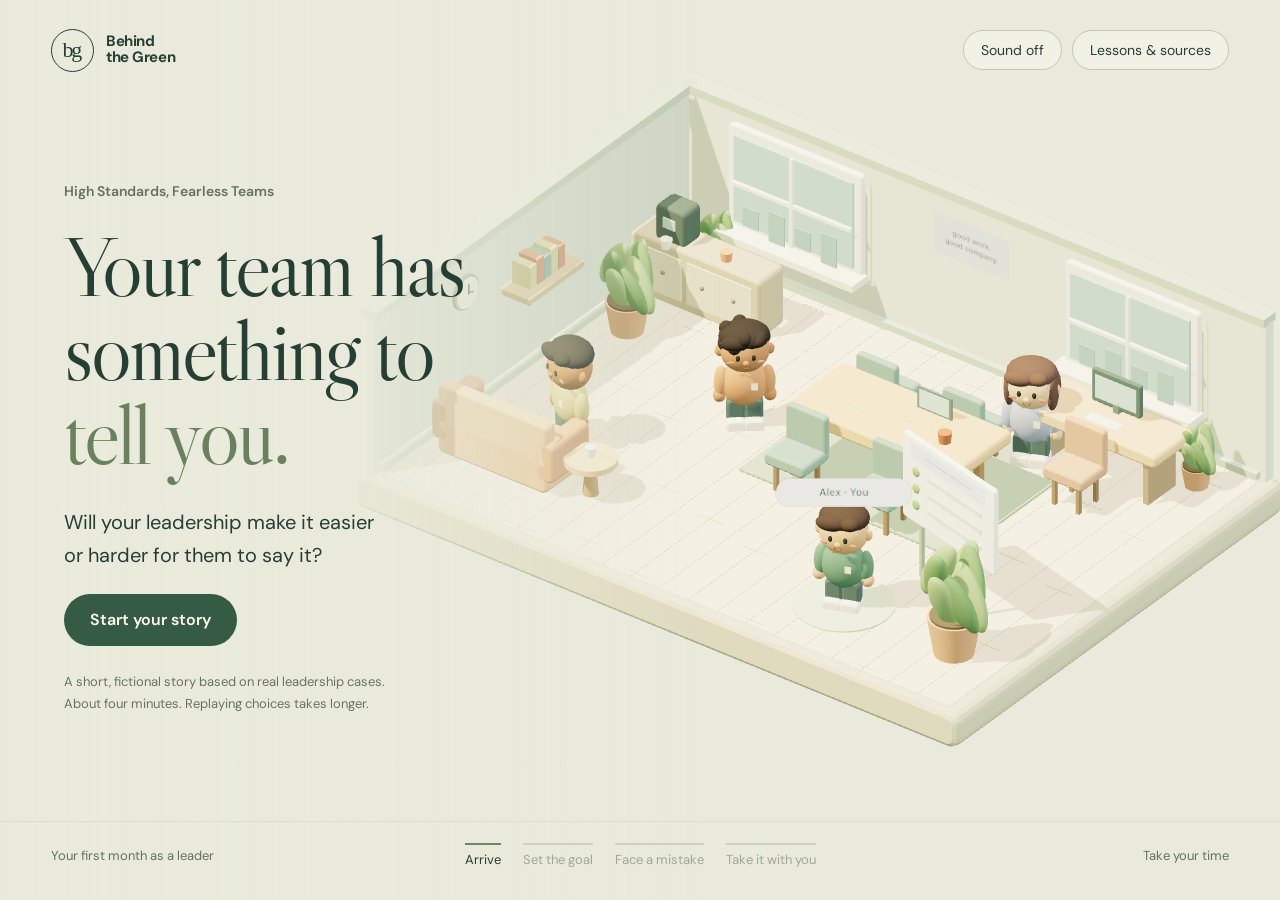
<file: index.html>
<!doctype html>
<html lang="en">
<head>
<meta charset="utf-8"><meta name="viewport" content="width=device-width,initial-scale=1,viewport-fit=cover"><meta name="theme-color" content="#edf0df">
<meta name="description" content="You are Alex, a new team leader. Make two decisions, watch what happens, and try again. An interactive story about high standards and fearless teams.">
<title>Behind the Green · Your First Month as a Leader</title><link rel="stylesheet" href="./style.css">
</head>
<body data-mode="office">
<a class="skip" href="#story">Skip to the story</a>
<div id="world" role="img" aria-label="Your character and colleagues in a small, animated office."></div><div class="world-shade" aria-hidden="true"></div>
<header class="topbar"><a class="brand" href="./" aria-label="Behind the Green home"><span class="brand-symbol">bg</span><span>Behind<br>the Green</span></a><div class="identity" id="identity"></div><div class="utilities"><button id="sound" aria-pressed="false">Sound off</button><button id="notebook">Lessons & sources</button></div></header>
<div class="chapter-location" id="location"></div>
<main id="story" tabindex="-1" aria-live="polite"></main>
<footer class="bottom-bar"><span id="chapter-status">Your first month as a leader</span><nav aria-label="Story progress" id="progress"></nav><span class="pacing">Take your time</span></footer>
<dialog id="notebook-dialog" aria-labelledby="notebook-title"><div class="dialog-top"><h2 id="notebook-title">What to take back to your team</h2><button id="close-notebook" aria-label="Close lessons and sources">×</button></div><div role="tablist" aria-label="Notebook sections" class="notebook-tabs"><button role="tab" id="lessons-tab" aria-controls="notebook-content" aria-selected="true">The two lessons</button><button role="tab" id="sources-tab" aria-controls="notebook-content" aria-selected="false">Cases & sources</button></div><div id="notebook-content" role="tabpanel" aria-labelledby="lessons-tab"></div></dialog>
<noscript><div class="noscript">This story uses JavaScript. You can still <a href="./research.html">read the lessons and sources</a>.</div></noscript>
<script type="module" src="./game.js"></script>
</body></html>
</file>
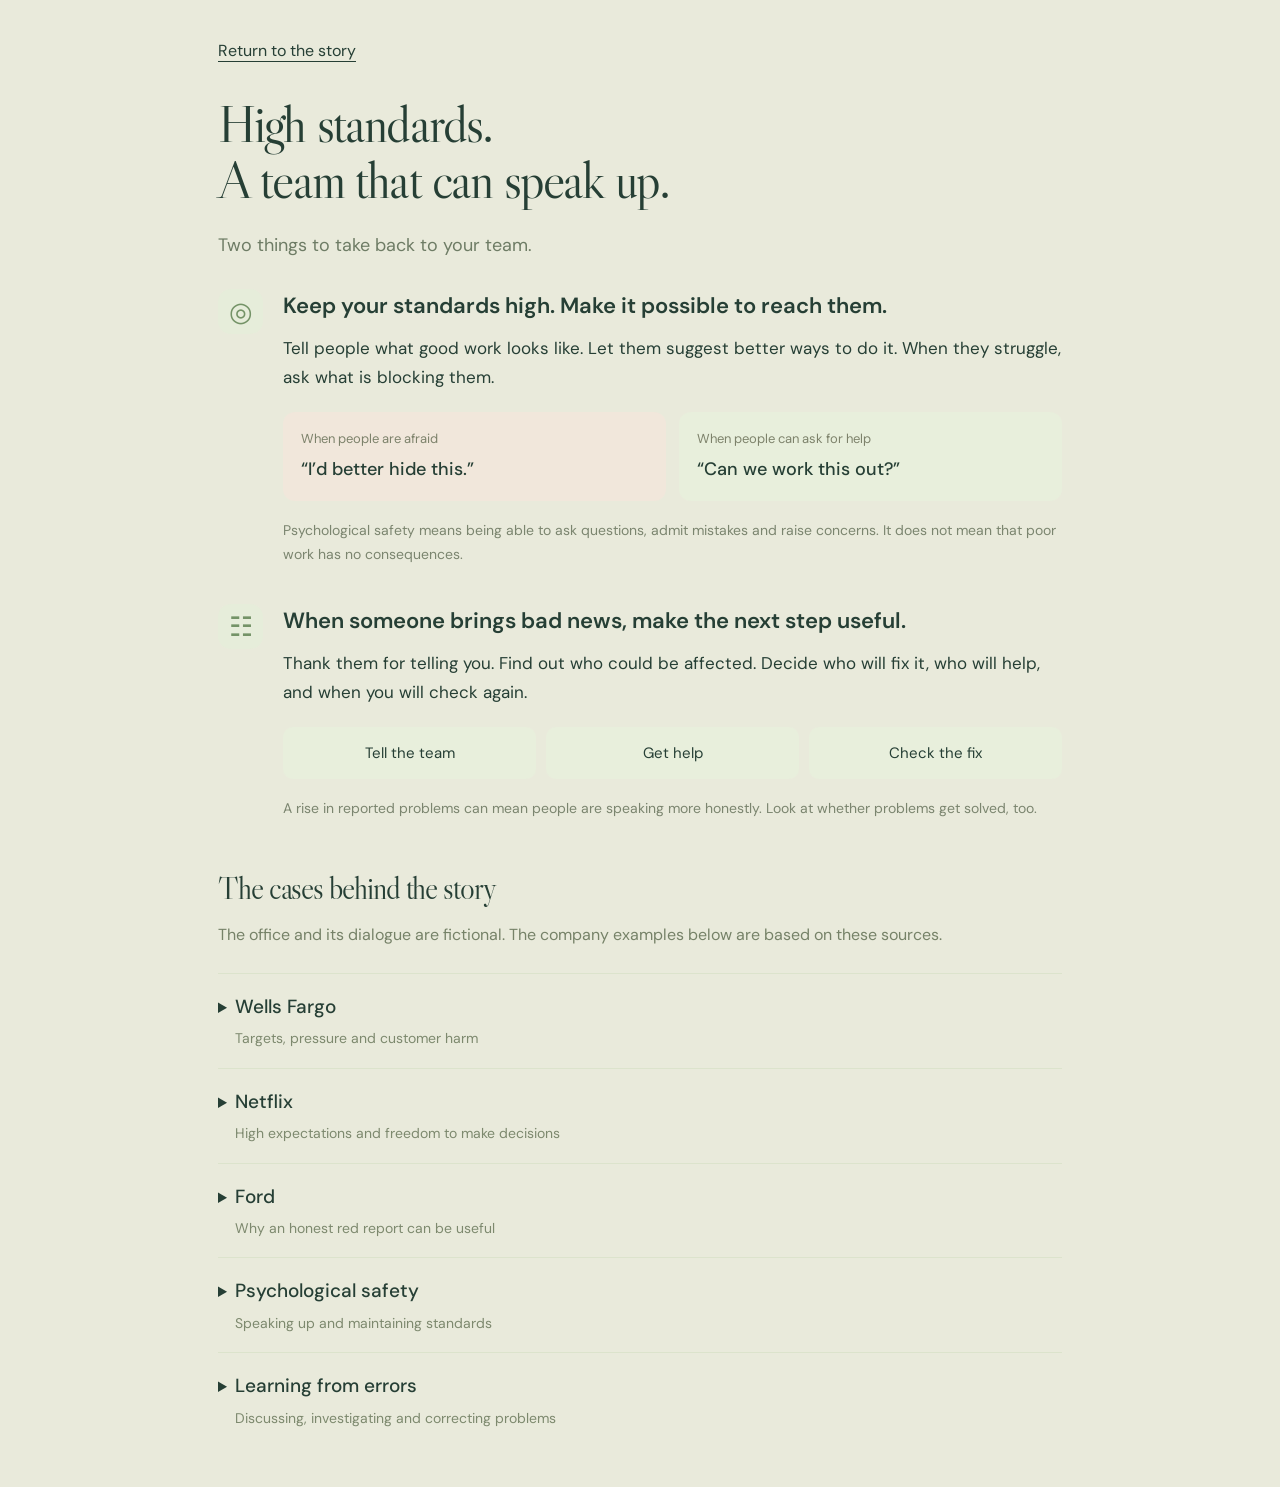
<file: research.html>
<!doctype html><html lang="en"><head><meta charset="utf-8"><meta name="viewport" content="width=device-width,initial-scale=1"><title>Lessons and sources · Behind the Green</title><link rel="stylesheet" href="./style.css"></head><body><main class="reading-page"><a href="./">Return to the story</a><h1>High standards.<br>A team that can speak up.</h1><p>Two things to take back to your team.</p><div class="reading-content"><section class="note-lesson"><div class="note-icon">◎</div><div><h3>Keep your standards high. Make it possible to reach them.</h3><p>Tell people what good work looks like. Let them suggest better ways to do it. When they struggle, ask what is blocking them.</p><div class="mini-compare"><div><span>When people are afraid</span><strong>“I’d better hide this.”</strong></div><div><span>When people can ask for help</span><strong>“Can we work this out?”</strong></div></div><p class="note-caption">Psychological safety means being able to ask questions, admit mistakes and raise concerns. It does not mean that poor work has no consequences.</p></div></section><section class="note-lesson"><div class="note-icon">☷</div><div><h3>When someone brings bad news, make the next step useful.</h3><p>Thank them for telling you. Find out who could be affected. Decide who will fix it, who will help, and when you will check again.</p><div class="action-strip"><span>Tell the team</span><span>Get help</span><span>Check the fix</span></div><p class="note-caption">A rise in reported problems can mean people are speaking more honestly. Look at whether problems get solved, too.</p></div></section><h2>The cases behind the story</h2><p class="source-intro">The office and its dialogue are fictional. The company examples below are based on these sources.</p>
<details><summary><span>Wells Fargo</span><small>Targets, pressure and customer harm</small></summary><p>The independent directors’ investigation identified sales culture, performance management, weak oversight and leadership failures. The story’s leaderboard and characters are invented; they are not records from the bank.</p><a href="https://www.sec.gov/Archives/edgar/data/72971/000119312517118654/d375947ddefa14a.htm" target="_blank" rel="noopener">Independent Directors, Sales Practices Investigation Report (2017)</a><p>The U.S. Department of Justice later described millions of accounts or products provided under false pretences or without consent. Its $3 billion resolution was announced in 2020.</p><a href="https://www.justice.gov/archives/opa/pr/wells-fargo-agrees-pay-3-billion-resolve-criminal-and-civil-investigations-sales-practices" target="_blank" rel="noopener">U.S. Department of Justice (2020)</a></details>
<details><summary><span>Netflix</span><small>High expectations and freedom to make decisions</small></summary><p>The culture memo describes giving employees context and discretion, while still expecting strong performance. It says managers should evaluate someone’s whole record rather than one failed bet. It also describes the keeper test, which can raise concerns about job security.</p><a href="https://jobs.netflix.com/culture" target="_blank" rel="noopener">Netflix Culture Memo</a></details>
<details><summary><span>Ford</span><small>Why an honest red report can be useful</small></summary><p>Elizabeth Haas Edersheim recounts how Alan Mulally responded when Mark Fields disclosed a Ford Edge launch problem. The story reports more red indicators at the following meeting. It does not establish that one response caused Ford’s wider turnaround.</p><a href="https://www.brookings.edu/articles/alan-mulally-ford-and-the-6cs/" target="_blank" rel="noopener">Edersheim (2016), “Alan Mulally, Ford, and the 6Cs,” Brookings</a></details>
<details><summary><span>Psychological safety</span><small>Speaking up and maintaining standards</small></summary><p>Amy Edmondson explains that accountability and psychological safety are separate dimensions. A team can be expected to do excellent work and still feel able to discuss mistakes or uncertainty.</p><a href="https://www.hbs.edu/recruiting/guides-and-stories/leading-in-tough-times" target="_blank" rel="noopener">Amy Edmondson interview, Harvard Business School</a></details>
<details><summary><span>Learning from errors</span><small>Discussing, investigating and correcting problems</small></summary><p>Van Dyck and colleagues found positive relationships between error management culture and firm performance across two studies. Their concept includes talking about errors and detecting, analysing and correcting them quickly. These findings do not show that every kind of mistake should have the same consequences.</p><a href="https://doi.org/10.1037/0021-9010.90.6.1228" target="_blank" rel="noopener">van Dyck, Frese, Baer & Sonnentag (2005), Journal of Applied Psychology, 90(6), 1228–1240</a></details></div></main></body></html>
</file>
<file: style.css>
@import url('https://fonts.googleapis.com/css2?family=DM+Sans:wght@400;500;600;700&family=Libre+Caslon+Display&display=swap');
:root{--ink:#263f35;--muted:#637366;--paper:#f8f6ed;--green:#365b45;--line:#d9dfcc;--orange:#bd764c;font-family:'DM Sans',Arial,sans-serif;color:var(--ink);background:#e9eadb;font-synthesis:none}*{box-sizing:border-box}body{margin:0;min-height:100svh;transition:background .5s,color .5s}button,input{font:inherit}button,a{-webkit-tap-highlight-color:transparent}button{cursor:pointer}button:focus-visible,a:focus-visible,input:focus-visible,summary:focus-visible{outline:3px solid #bf784c;outline-offset:5px}button:disabled{cursor:default}h1,h2,p{margin-top:0}h1,h2{font-family:'Libre Caslon Display',Georgia,serif;font-weight:400;letter-spacing:-.035em}h1{font-size:clamp(38px,4.1vw,65px);line-height:1.06;margin-bottom:24px}h2{font-size:38px;line-height:1.12;margin-bottom:16px}p{font-size:18px;line-height:1.65;margin-bottom:22px}a{color:inherit;text-underline-offset:5px}button{color:inherit}button svg{pointer-events:none}svg{display:block}#world{position:fixed;inset:0 0 0 28%;z-index:0;transition:opacity .45s;pointer-events:none}#world canvas{display:block;width:100%;height:100%}.world-shade{position:fixed;inset:0;pointer-events:none;background:linear-gradient(90deg,#e9eadb 0%,#e9eadbe0 26%,transparent 55%);z-index:1}.topbar{position:relative;z-index:4;display:flex;align-items:center;gap:30px;height:100px;padding:22px 4vw}.brand{display:flex;align-items:center;gap:12px;text-decoration:none;font-size:15px;line-height:1.05;font-weight:700;letter-spacing:-.03em}.brand-symbol{font-family:Georgia,serif;border:1.5px solid currentColor;border-radius:50%;width:43px;height:43px;display:grid;place-items:center;font-size:22px;font-weight:400;letter-spacing:-.1em;padding-right:3px}.identity{display:flex;gap:9px;align-items:center}.identity-avatar{width:36px}.identity strong{font-size:14px;font-weight:600}.identity small{font-size:12px;display:block;opacity:.7;margin-top:3px}.utilities{margin-left:auto;display:flex;gap:10px}.utilities button{border:1px solid #bcc9af;background:#f9faef80;border-radius:30px;padding:10px 17px;font-size:14px}.utilities button:hover{background:#fffdf4}.chapter-location{position:relative;z-index:3;margin:0 5vw;font-size:14px;color:var(--muted);min-height:25px;padding-top:7px}main{position:relative;z-index:2;outline:none;min-height:calc(100svh - 204px);padding:24px 5vw 36px}main>section{animation:arrive .5s ease both}.opening{padding-top:32px;width:550px;max-width:100%}.opening h1{font-size:clamp(60px,6.7vw,102px);line-height:.98;margin:22px 0 30px}.opening h1 em{color:#69815c;font-weight:400}.opening p{font-size:20px}.eyebrow{display:block;font-size:14px;line-height:1.5;font-weight:600;margin-bottom:18px;color:#65735e}.primary,.secondary{min-height:50px;border-radius:30px;padding:14px 25px;font-size:16px;line-height:1.35;font-weight:600;border:1px solid transparent;transition:transform .15s,background .15s}.primary{background:var(--green);color:#fffced}.primary:hover{background:#254831;transform:translateY(-2px)}.secondary{background:transparent;border-color:#b7c3af;color:var(--ink)}.secondary:hover{background:#e4e9d9}.intro-meta{font-size:13px!important;line-height:1.7!important;color:#697461;margin:25px 0 0!important}.bottom-bar{position:relative;z-index:3;display:flex;align-items:center;gap:24px;min-height:68px;padding:18px 4vw;font-size:13px;color:#667160;border-top:1px solid #cdd5bc80}.bottom-bar>span{flex:1}.bottom-bar .pacing{text-align:right}#progress{display:flex;gap:22px}#progress span{opacity:.55;position:relative;padding-top:8px}#progress span.current{opacity:1;color:var(--ink)}#progress span:before{content:'';position:absolute;height:2px;background:#b3c0a7;top:0;left:0;right:0}#progress span.current:before{background:#718663}.setup-card,.intro-card,.dialogue-card,.decision-card,.ending-card{width:570px;max-width:100%;background:#fffdf3f5;padding:34px;border-radius:24px;border:1px solid #ffffffe6;box-shadow:0 16px 50px #596c4812}.setup-card h1{margin-bottom:20px}.avatar-options{display:flex;gap:10px}.avatar-option{flex:1;background:#f0f1e5;border:2px solid transparent;border-radius:17px;padding:10px;font-size:14px}.avatar-option svg{width:74px;margin:0 auto 8px}.avatar-option.selected{background:#e6edd9;border-color:#708c63}.customise{display:flex;gap:20px;align-items:end;margin:25px 0}.customise label{font-size:14px;flex:1}.customise input{display:block;width:100%;margin-top:8px;border:1px solid #b9c7ad;border-radius:9px;padding:11px;background:#fffef7;font-size:17px;color:var(--ink)}.customise fieldset{margin:0;padding:0;border:0;white-space:nowrap}.customise legend{font-size:14px;margin-bottom:14px}.swatch{width:30px;height:30px;border:3px solid white;box-shadow:0 0 0 1px #d5dcc9;border-radius:50%;background:var(--swatch);margin-right:7px}.swatch.selected{box-shadow:0 0 0 2px #496947}.intro-card{position:relative;width:565px}.intro-card h1{font-size:48px}.intro-card p{font-size:18px}.player-intro{float:right;text-align:center;margin:-4px -3px 10px 10px}.player-intro>div{width:75px}.player-intro span{font-size:12px;background:#e5ecd9;padding:4px 8px;border-radius:20px}.speaker-row{display:flex;gap:12px;align-items:center;margin-bottom:22px}.speaker-row strong{display:block;font-size:17px}.speaker-row span{font-size:14px;color:var(--muted)}.speaker-avatar{width:43px;height:43px;display:grid;place-items:center;border-radius:50%;background:#dbc0a0;color:#5e503c;font-size:20px}.speaker-avatar.maya{background:#d2d5e5;color:#656681}.dialogue-card h1{font-size:41px}.speaker-follow{border-left:3px solid #a1b58b;padding:2px 0 0 17px;margin:25px 0}.speaker-follow strong{font-size:14px;font-weight:500;color:#6b7867}.speaker-follow p{font-size:19px;margin:9px 0}.decision-card{width:650px;padding:30px}.decision-card h1{font-size:43px;margin-bottom:16px}.decision-card>p,.decision-heading>p{font-size:17px;margin-bottom:24px}.choices{display:grid;gap:14px}.choice{display:flex;gap:15px;text-align:left;background:#f5f5e9;border:1px solid #d5dec4;border-radius:16px;padding:20px;transition:transform .2s,background .2s,border-color .2s}.choice:hover{background:#e9efdc;border-color:#8ca175;transform:translateX(3px)}.choice-letter{flex:none;width:29px;height:29px;display:grid;place-items:center;background:#e1e8d4;border-radius:9px;font-size:15px;font-weight:600}.choice strong{display:block;font-size:18px;line-height:1.55;font-weight:600}.choice p{font-size:15px;line-height:1.65;margin:9px 0 0;color:#6d7865}.ending-card{width:620px}.ending-card h1{font-size:48px}.ending-lesson{display:flex;gap:18px;align-items:flex-start;margin:26px 0}.ending-lesson svg{width:30px;flex:none;color:#71845e;margin-top:3px}.ending-lesson p{font-size:17px;margin:0}.ending-lesson strong{font-size:18px}.end-actions{display:flex;gap:10px;flex-wrap:wrap;margin-top:28px}
/* Consequences occupy the whole screen. */
body[data-mode="cinema"]{background:#131d1b;color:#eff1e5}body[data-mode="cinema"][data-tone="danger"]{background:#231b1b}body[data-mode="cinema"][data-tone="hope"]{background:#e7eddf;color:#263f35}body[data-mode="cinema"] #world,body[data-mode="case"] #world{opacity:0}body[data-mode="cinema"] .world-shade,body[data-mode="case"] .world-shade{display:none}body[data-mode="cinema"] .topbar{border-bottom:1px solid #ffffff0f}body[data-mode="cinema"] .utilities button{background:#ffffff08;border-color:#ffffff30;color:inherit}body[data-mode="cinema"] .utilities button:hover{background:#ffffff15}body[data-mode="cinema"] .chapter-location{color:#91a49b}body[data-mode="cinema"] .bottom-bar{color:#91a49b;border-color:#ffffff13}body[data-mode="cinema"] #progress span.current{color:#e9eee2}body[data-mode="cinema"] #progress span.current:before{background:#cfab7d}body[data-mode="cinema"] .primary{background:#e9e6ce;color:#233e32}body[data-mode="cinema"] .primary:hover{background:#ffffe6}body[data-mode="cinema"] .secondary{color:#c2d0c6;border-color:#53615a}body[data-mode="cinema"][data-tone="hope"] .utilities button{border-color:#b9c8ae}body[data-mode="cinema"][data-tone="hope"] .primary{background:#365b45;color:#fffced}body[data-mode="cinema"][data-tone="hope"] .secondary{color:#365b45;border-color:#b6c6a9}body[data-mode="cinema"][data-tone="hope"] #progress span.current{color:#263f35}body[data-mode="cinema"][data-tone="hope"] .chapter-location{color:#657960}.cinema{max-width:1240px;margin:0 auto;padding:20px 0 45px}.cinema-top{display:flex;justify-content:space-between;align-items:center;margin-bottom:50px}.scene-time{font-size:15px;color:#c1ad86;border-left:2px solid #b6a077;padding-left:12px}body[data-tone="hope"] .scene-time{color:#6c8060;border-color:#6c8060}.beat-progress{display:flex;gap:7px}.beat-progress i{width:37px;height:3px;background:#7b8c7133}.beat-progress i.lit{background:#b3b996}.cinema-grid{display:grid;grid-template-columns:1fr 1fr;align-items:center;gap:8%}.cinema-copy h1{font-size:clamp(42px,4.6vw,70px);line-height:1.07}.cinema-copy>p{font-size:20px;line-height:1.75;color:#b8c7bf}.cinema-controls{display:flex;gap:12px;flex-wrap:wrap;margin-top:34px}body[data-tone="hope"] .cinema-copy>p{color:#5c7060}.scene-art{position:relative;padding:22px 0;animation:art-in .65s .1s both}.visual-window,.report,.repair-board{background:#202f2a;border:1px solid #53625755;border-radius:17px;box-shadow:0 25px 50px #0002;overflow:hidden;color:#ecf0df}.window-title,.report-heading{font-size:14px;font-weight:600;padding:20px 24px;border-bottom:1px solid #ffffff13;display:flex;justify-content:space-between;gap:10px}.window-title span{font-weight:400;color:#9cad99}.bars{padding:9px 25px 25px}.bar-row{margin-top:21px;animation:arrive .5s var(--delay) both}.bar-meta{display:flex;justify-content:space-between;font-size:16px;margin-bottom:9px}.bar-meta strong{font-weight:500}.bar-meta small{font-size:12px;color:#9eaf9b}.bar-track{height:17px;background:#ffffff09;border-radius:5px;overflow:hidden}.bar-track i{display:block;background:#9eb783;height:100%;width:var(--fill);border-radius:5px;transform-origin:left;animation:grow 1s ease both}.window-foot{font-size:15px;padding:18px 25px;background:#ffffff04;line-height:1.6;color:#c8d3bd}.floating-note{width:max-content;max-width:90%;display:flex;align-items:center;gap:12px;background:#b8c6a5;color:#273e30;padding:15px 22px;border-radius:12px;margin:-8px 0 0 auto;transform:rotate(-3deg);position:relative;box-shadow:0 10px 25px #0002;font-size:15px}.floating-note svg{width:24px}.quota-note{padding:0 25px 22px;color:#d6b693;font-size:14px}.message{background:#f4f6ec;padding:17px 20px;border:1px solid #dae3ce;border-radius:14px;margin:17px 20px;color:#3a4f3f}.message>span{font-size:13px;color:#70836b}.message p{font-size:17px;line-height:1.6;margin:6px 0 0}.message.unsent{background:#ffffff06;border:1px dashed #79857b66;color:#a9b6aa;margin:18px 0 8px}.message.unsent span{color:#879d90}.deleted-message{font-size:13px;color:#b79881;text-align:right;margin-right:8px}.metric-card{background:#f8faf0;color:#3c5a42;padding:23px;text-align:center;border:1px solid #cedcc0;border-radius:17px}.metric-card>span{font-size:14px;display:block}.metric-card>strong{font-family:Georgia,serif;font-size:76px;font-weight:400;display:block;margin-top:10px;line-height:1.1}.metric-card>strong>span{font-size:32px;color:#7d9473}.metric-card.poisoned{margin:0 65px 0 0;background:#28322b;color:#b0be9c;border-color:#4b5144;transform:rotate(-3deg)}.metric-check{font-size:13px;margin-top:7px}.complaint-card{position:relative;background:#f1e9dc;color:#523e36;border-radius:12px;margin:-22px 0 0 30px;padding:24px;box-shadow:0 20px 40px #0004;transform:rotate(2deg)}.alert-header{display:flex;gap:10px;align-items:center;font-size:14px;font-weight:600}.alert-header svg{width:23px}.complaint-card p{font-family:Georgia,serif;font-size:24px;line-height:1.5;margin:18px 0}.complaint-card>span{font-size:13px;color:#857364}.incident-stamp{color:#e0a08a;border:1px solid #ba73645c;border-radius:5px;padding:12px 14px;text-align:center;font-size:14px;letter-spacing:.015em;margin:30px 10px 0}.conversation{background:#fcfdf5;color:var(--ink);border-color:#cdddc4}.conversation .window-title{border-color:#dce4cf}.conversation .window-title span{color:#829277}.conversation .message{margin:17px;background:#eff3e5}.message.from-you{background:#dfead4;border-color:#c2d4b4;margin-left:60px;color:#3a543e}.agreement{display:flex;align-items:center;gap:10px;padding:17px 22px;background:#e4ecd9;font-size:14px;line-height:1.5}.agreement svg{width:23px;flex:none}.results-pair{display:grid;grid-template-columns:1fr 1fr;gap:13px}.results-pair .metric-card>strong{font-size:66px}.receipt{background:#fffdf3;color:#3d563f;padding:25px;border:1px solid #d6dfc7;border-radius:15px;margin:18px 0 0}.receipt-icon{width:36px;margin-bottom:15px;display:block}.receipt h3{font-weight:500;font-size:21px;line-height:1.5;margin:0 0 15px}.receipt p{font-size:16px;line-height:1.65;color:#738269;margin:0}.report-row{display:flex;justify-content:space-between;align-items:center;gap:15px;padding:23px;border-bottom:1px solid #ffffff0c;font-size:16px}.report-row:last-child{border:0}.report-row strong{font-size:13px;font-weight:500;padding:6px 11px;border-radius:30px;white-space:nowrap}.report-row strong.green{background:#8cae6f25;color:#bad49f}.report-row strong.red{background:#bf795a22;color:#a55f40}.charge-receipt{transform:rotate(-2deg);color:#553b30;background:#f4ece2}.charge-receipt .alert-header{margin-bottom:25px}.charge-row{display:flex;align-items:center;gap:15px;justify-content:space-between;font-size:15px;padding:16px 0;border-bottom:1px dashed #cdb9a7}.charge-row strong{font-size:17px}.charge-row.duplicate{color:#a3523c}.charge-receipt p{margin-top:23px;font-size:15px;color:#8c6b5a}.repair-board{background:#f7faf0;color:#3a553f;border-color:#c7d6ba}.board-banner{background:#dbe7ce;font-size:15px;padding:18px 23px}.repair-person{display:flex;align-items:center;gap:14px;padding:20px 24px 0}.person-circle{border-radius:50%;width:45px;height:45px;background:#d8ddeb;display:grid;place-items:center;color:#797391}.person-circle.purple{background:#e8dbc7;color:#95805e}.repair-person strong{display:block;font-size:18px}.repair-person div>span{font-size:14px;color:#78906f;display:block;margin-top:5px}.repair-time{display:flex;gap:11px;align-items:center;font-size:14px;margin:24px;padding-top:18px;border-top:1px solid #dce6d1}.repair-time svg{width:22px;flex:none}body[data-tone="hope"] .report{background:#fcfdf5;color:#3a533e;border-color:#cad6bc}body[data-tone="hope"] .report-heading,body[data-tone="hope"] .report-row{border-color:#e1e7d8}body[data-tone="hope"] .report-row strong.green{color:#61804c;background:#dfebd3}.help-note{display:flex;gap:15px;align-items:center;background:#d6e4c9;padding:21px;border-radius:12px;margin-top:20px;line-height:1.5;font-size:16px}.help-note svg{width:30px;flex:none}
/* A concise, visual debrief. */
body[data-mode="case"]{background:#f7f5eb}.case-page{max-width:1240px;margin:0 auto;padding:25px 0}.case-heading{display:flex;align-items:center;gap:20px;border-bottom:1px solid #d9ddcd;padding-bottom:25px;margin-bottom:38px}.company-label{font-size:23px;font-weight:600;padding:10px 17px;background:#e9e3cb;border-radius:9px}.company-label.pressure{background:#f3ded4;color:#8e4b39}.company-label.support{background:#ede0dc;color:#9c4134}.company-label.help,.company-label.hide{background:#dce6ec;color:#3c6072}.case-heading>span{font-size:14px;color:#78806b}.case-grid{display:grid;grid-template-columns:1fr 1fr;gap:7%}.case-context h1{font-size:48px}.case-context p{font-size:19px;line-height:1.8}.source-link{font-size:14px;color:#647a56}.case-lesson{padding-left:30px;border-left:1px solid #d9ddcd}.case-lesson h2{font-size:35px}.case-lesson>p{font-size:17px;line-height:1.7}.case-lesson>.eyebrow{margin-top:25px;font-size:13px;color:#80896d}.cause-visual{display:grid;grid-template-columns:repeat(3,1fr);gap:10px;position:relative}.cause-visual>div{display:flex;align-items:center;flex-direction:column;gap:12px;padding:20px 8px;background:#f0e4d8;border-radius:12px;text-align:center;z-index:1}.cause-visual svg{width:32px;height:35px;color:#ab7656}.cause-visual span{font-size:14px;line-height:1.5}.cause-visual.constructive>div{background:#e7eddb}.cause-visual.constructive svg{color:#78935e}.practical-actions{display:grid;gap:12px;margin-top:23px}.practical-actions>div{display:flex;gap:12px;align-items:flex-start;font-size:16px;line-height:1.6}.practical-actions svg{width:20px;height:22px;flex:none;color:#83986c;margin-top:2px}.case-bottom{display:flex;align-items:flex-start;justify-content:space-between;gap:35px;border-top:1px solid #daddce;padding-top:30px;margin-top:38px}.case-buttons{display:flex;gap:12px;flex-wrap:wrap;flex:none}.case-detail{max-width:480px;color:#7b8470}.case-detail summary{font-size:13px;cursor:pointer;padding:12px 0}.case-detail p{font-size:14px;line-height:1.7;margin:4px 0}.ford-visual{display:grid;grid-template-columns:1fr 1fr;gap:16px}.ford-visual>div{background:#e9eddf;border-radius:12px;padding:17px;text-align:center}.ford-visual>div>span{font-size:13px;line-height:1.6;display:block;min-height:42px}.status-lights{display:flex;justify-content:center;gap:8px;margin:14px 0}.status-lights i{width:27px;height:27px;display:grid;place-items:center;border-radius:50%;font-style:normal;font-size:13px;font-weight:600}.status-lights i.green{background:#8eaa72;color:#fff}.status-lights i.red{background:#ca8866;color:#fff}.status-lights i.amber{background:#c4ae60;color:#fff}.ford-visual p{font-size:14px;margin:0;line-height:1.6;color:#718065}
/* Short lessons, separate source notes. */
dialog{width:min(880px,calc(100% - 32px));max-height:88svh;border:0;border-radius:22px;padding:32px;background:#fffdf4;color:var(--ink);box-shadow:0 30px 100px #152c333d}dialog::backdrop{background:#20382bbb;backdrop-filter:blur(6px)}.dialog-top{display:flex;justify-content:space-between;align-items:flex-start;gap:25px}.dialog-top h2{font-size:35px;margin:0 0 25px}.dialog-top button{background:#edf1e2;border:0;width:40px;height:40px;flex:none;border-radius:50%;font-size:27px}.notebook-tabs{display:flex;gap:7px;border-bottom:1px solid #dce3cd;padding-bottom:14px;margin-bottom:28px}.notebook-tabs button{background:transparent;border:0;font-size:15px;color:#6c8061;padding:10px 17px;border-radius:25px}.notebook-tabs button[aria-selected=true]{background:#e5ecd9;color:#38553d}.note-lesson{display:flex;gap:20px;margin:28px 0 38px}.note-icon{flex:none;width:45px;height:45px;border-radius:13px;background:#e6edda;display:grid;place-items:center;font-size:27px;color:#749367}.note-lesson h3{font-size:22px;line-height:1.5;font-weight:600;margin:0 0 12px}.note-lesson p{font-size:17px;line-height:1.7;margin-bottom:20px}.mini-compare{display:grid;grid-template-columns:1fr 1fr;gap:13px}.mini-compare>div{background:#f1e7db;border-radius:12px;padding:18px}.mini-compare>div+div{background:#e8efdc}.mini-compare span{font-size:13px;color:#7d826b;display:block;margin-bottom:9px}.mini-compare strong{font-size:18px;font-weight:500;line-height:1.5}.note-lesson .note-caption{font-size:14px;color:#7b856f;margin:18px 0 0;line-height:1.7}.action-strip{display:flex;gap:10px}.action-strip span{flex:1;padding:16px 10px;text-align:center;font-size:15px;background:#e8efdc;border-radius:10px}.source-intro{font-size:16px;color:#768268}.source-intro+details{margin-top:25px}#notebook-content details,.reading-content details{border-top:1px solid #dce3cc;padding:18px 0}#notebook-content details summary,.reading-content details summary{cursor:pointer;line-height:1.6}#notebook-content details summary span,.reading-content details summary span{font-size:19px;font-weight:500}#notebook-content details summary small,.reading-content details summary small{display:block;font-size:14px;color:#7d896e;margin:5px 0 0 17px}#notebook-content details p,.reading-content details p{font-size:16px;line-height:1.75;margin:22px 0 15px}#notebook-content details a,.reading-content details a{font-size:15px;line-height:1.7;color:#5e7a4c}.skip{position:fixed;top:-80px;left:20px;background:#fff;padding:15px;z-index:100}.skip:focus{top:12px}.noscript{position:fixed;z-index:20;inset:30%;background:#fff;padding:30px}.reading-page{max-width:900px;padding:40px 28px;margin:0 auto}.reading-page h1{margin-top:35px}.reading-page>p{color:#6e7c65}.reading-content h2{font-size:31px;margin-top:50px}
@keyframes arrive{from{opacity:0;transform:translateY(12px)}to{opacity:1;transform:none}}@keyframes art-in{from{opacity:0;transform:translateY(20px) scale(.98)}to{opacity:1;transform:none}}@keyframes grow{from{transform:scaleX(0)}to{transform:scaleX(1)}}
@media(min-width:1500px){main{padding-top:45px}.opening{padding-top:45px}.cinema{padding-top:40px}.cinema-top{margin-bottom:65px}.cinema-grid{min-height:440px}.case-page{padding-top:30px}}
@media(max-width:1050px){.topbar{gap:20px}.brand>span+span{display:none}.identity small{display:none}#world{left:25%}.world-shade{background:linear-gradient(90deg,#e9eadb 0%,#e9eadba0 30%,transparent 60%)}.decision-card{width:580px}.decision-card h1{font-size:38px}.choice{padding:16px}.choice strong{font-size:17px}.choice p{font-size:15px}.bottom-bar>span:first-child{display:none}.bottom-bar .pacing{flex:0;margin-left:auto;white-space:nowrap}.cinema-grid{gap:5%}.cinema-copy>p{font-size:18px}.case-grid{gap:4%}.case-context h1{font-size:41px}.case-context p{font-size:18px}.case-lesson{padding-left:23px}.case-bottom{flex-direction:column;gap:12px}.case-detail{max-width:none}.cause-visual span{font-size:13px}.ford-visual{gap:8px}.ford-visual>div{padding:12px}.status-lights{gap:5px}.status-lights i{width:23px;height:23px}}
@media(max-width:700px){.topbar{height:81px;padding:17px 20px;gap:14px}.brand-symbol{width:36px;height:36px;font-size:19px}.identity-avatar{width:30px}.identity strong{font-size:13px}.utilities{gap:7px}.utilities button{font-size:12px;padding:8px 11px;min-height:37px}#sound{display:none}.chapter-location{font-size:12px;margin:0 22px;min-height:24px}#world{left:0;top:68px;height:40svh;min-height:270px}.world-shade{background:linear-gradient(0deg,#e9eadb 0%,transparent 70%);inset:65px 0 auto;height:40svh;min-height:270px}main{padding:0 18px 30px;min-height:calc(100svh - 173px);margin-top:28svh}.opening{padding:0 8px}.opening h1{font-size:64px;line-height:1;max-width:350px;margin:18px 0 22px}.opening h1 br:first-child{display:none}.opening h1 br:last-child{display:none}.opening p{font-size:19px;line-height:1.6}.opening .eyebrow{font-size:12px}.intro-meta{font-size:12px!important}.setup-card,.intro-card,.dialogue-card,.decision-card,.ending-card{padding:25px;border-radius:21px;width:100%}.setup-card h1{font-size:39px}.intro-card h1,.ending-card h1{font-size:39px}.intro-card p{font-size:17px}.player-intro>div{width:58px}.player-intro span{font-size:11px}.eyebrow{font-size:12px;margin-bottom:14px}.dialogue-card h1{font-size:35px}.dialogue-card>p{font-size:17px}.speaker-follow p{font-size:17px}.decision-card{padding:24px 20px}.decision-card h1{font-size:34px}.decision-card>p,.decision-heading>p{font-size:16px;line-height:1.7}.choice{padding:17px 14px;gap:11px}.choice strong{font-size:17px;line-height:1.6}.choice p{font-size:15px}.choice-letter{width:24px;height:26px;font-size:13px;border-radius:7px}.customise{gap:15px}.customise fieldset{max-width:124px}.swatch{width:27px;height:27px;margin-right:5px}.avatar-option svg{width:58px}.avatar-option span{font-size:13px}.primary,.secondary{font-size:15px;min-height:49px;padding:13px 21px}.bottom-bar{padding:17px 22px;min-height:68px}.bottom-bar .pacing{display:none}#progress{width:100%;gap:14px;justify-content:space-between}#progress span{font-size:11px;padding-top:10px}.ending-lesson{gap:13px}.ending-lesson svg{width:25px}.ending-lesson p{font-size:16px}.ending-lesson strong{font-size:17px}body[data-mode="cinema"] main,body[data-mode="case"] main{margin-top:0;padding:18px 23px 30px}.cinema{padding:5px 0 10px}.cinema-top{margin-bottom:30px}.scene-time{font-size:13px}.beat-progress i{width:23px}.cinema-grid{display:flex;flex-direction:column;gap:0;align-items:stretch}.cinema-copy h1{font-size:42px;line-height:1.1;margin-bottom:20px}.cinema-copy>p{font-size:18px;line-height:1.75;margin-bottom:22px}.cinema-controls{margin-top:24px;gap:10px}.scene-art{padding:30px 0 15px;max-width:440px;width:100%;margin:auto}.window-title{font-size:13px;padding:17px 20px}.bars{padding:4px 20px 20px}.bar-meta{font-size:15px}.window-foot{font-size:14px;padding:17px 20px}.floating-note{font-size:14px;padding:12px 17px}.complaint-card{padding:20px;margin-left:17px}.complaint-card p{font-size:22px}.metric-card.poisoned{margin-right:45px}.metric-card>strong{font-size:65px}.results-pair .metric-card{padding:20px 12px}.results-pair .metric-card>strong{font-size:58px}.metric-card>span{font-size:13px}.report-row{font-size:15px;padding:20px}.message p{font-size:16px}.message.from-you{margin-left:30px}.case-page{padding:0}.case-heading{align-items:flex-start;gap:15px;margin-bottom:27px;padding-bottom:23px}.company-label{font-size:20px;white-space:nowrap}.case-heading>span{font-size:12px;line-height:1.6;padding-top:10px}.case-grid{display:block}.case-context h1{font-size:39px;line-height:1.1}.case-context p{font-size:18px;line-height:1.75}.case-lesson{border-left:0;border-top:1px solid #d9ddcd;margin-top:30px;padding:30px 0 0}.case-lesson h2{font-size:33px}.case-lesson>p{font-size:17px}.cause-visual{gap:8px}.cause-visual>div{padding:16px 9px}.cause-visual span{font-size:13px}.case-bottom{margin-top:28px;padding-top:25px}.case-buttons{gap:10px}.case-buttons .secondary{font-size:14px}.ford-visual>div{padding:17px 13px}.ford-visual p{font-size:13px}.status-lights i{width:26px;height:26px}.practical-actions>div{font-size:16px}dialog{padding:23px;max-height:90svh;width:calc(100% - 22px);border-radius:19px}.dialog-top{gap:15px}.dialog-top h2{font-size:29px}.dialog-top button{width:34px;height:34px;font-size:25px}.notebook-tabs{gap:3px;margin-bottom:25px}.notebook-tabs button{font-size:14px;padding:10px 13px}.note-lesson{gap:13px;display:block;margin-top:25px}.note-icon{margin-bottom:16px;width:36px;height:36px;font-size:23px}.note-lesson h3{font-size:20px}.note-lesson p{font-size:17px}.mini-compare{gap:9px}.mini-compare>div{padding:14px}.mini-compare strong{font-size:16px}.mini-compare span{font-size:12px}.note-lesson .note-caption{font-size:14px}.action-strip{gap:7px}.action-strip span{font-size:13px;padding:14px 8px}.source-intro{font-size:16px}}
@media(prefers-reduced-motion:reduce){*,*:before,*:after{animation:none!important;transition:none!important;scroll-behavior:auto!important}}
/* Keep small-screen labels legible. */
@media(max-width:700px){.utilities button{font-size:14px}.chapter-location,.eyebrow,.opening .eyebrow{font-size:13px}#progress{gap:10px}#progress span{font-size:12px}.player-intro span{font-size:12px}.case-heading>span{font-size:13px}.intro-meta{font-size:13px!important}.reading-page{margin-top:0}.cinema-controls{margin-bottom:5px}}
.cinema-grid{grid-template-areas:'copy art' 'controls art';row-gap:0}.cinema-copy{grid-area:copy;align-self:end}.scene-art{grid-area:art}.cinema-controls{grid-area:controls;align-self:start;margin-top:12px}
@media(max-width:700px){.cinema-grid{display:flex}.cinema-copy{align-self:stretch}.scene-art{padding-top:8px}.cinema-controls{margin-top:20px;align-self:stretch}.topbar .identity-avatar{display:none}.topbar{gap:12px}}
</file>
